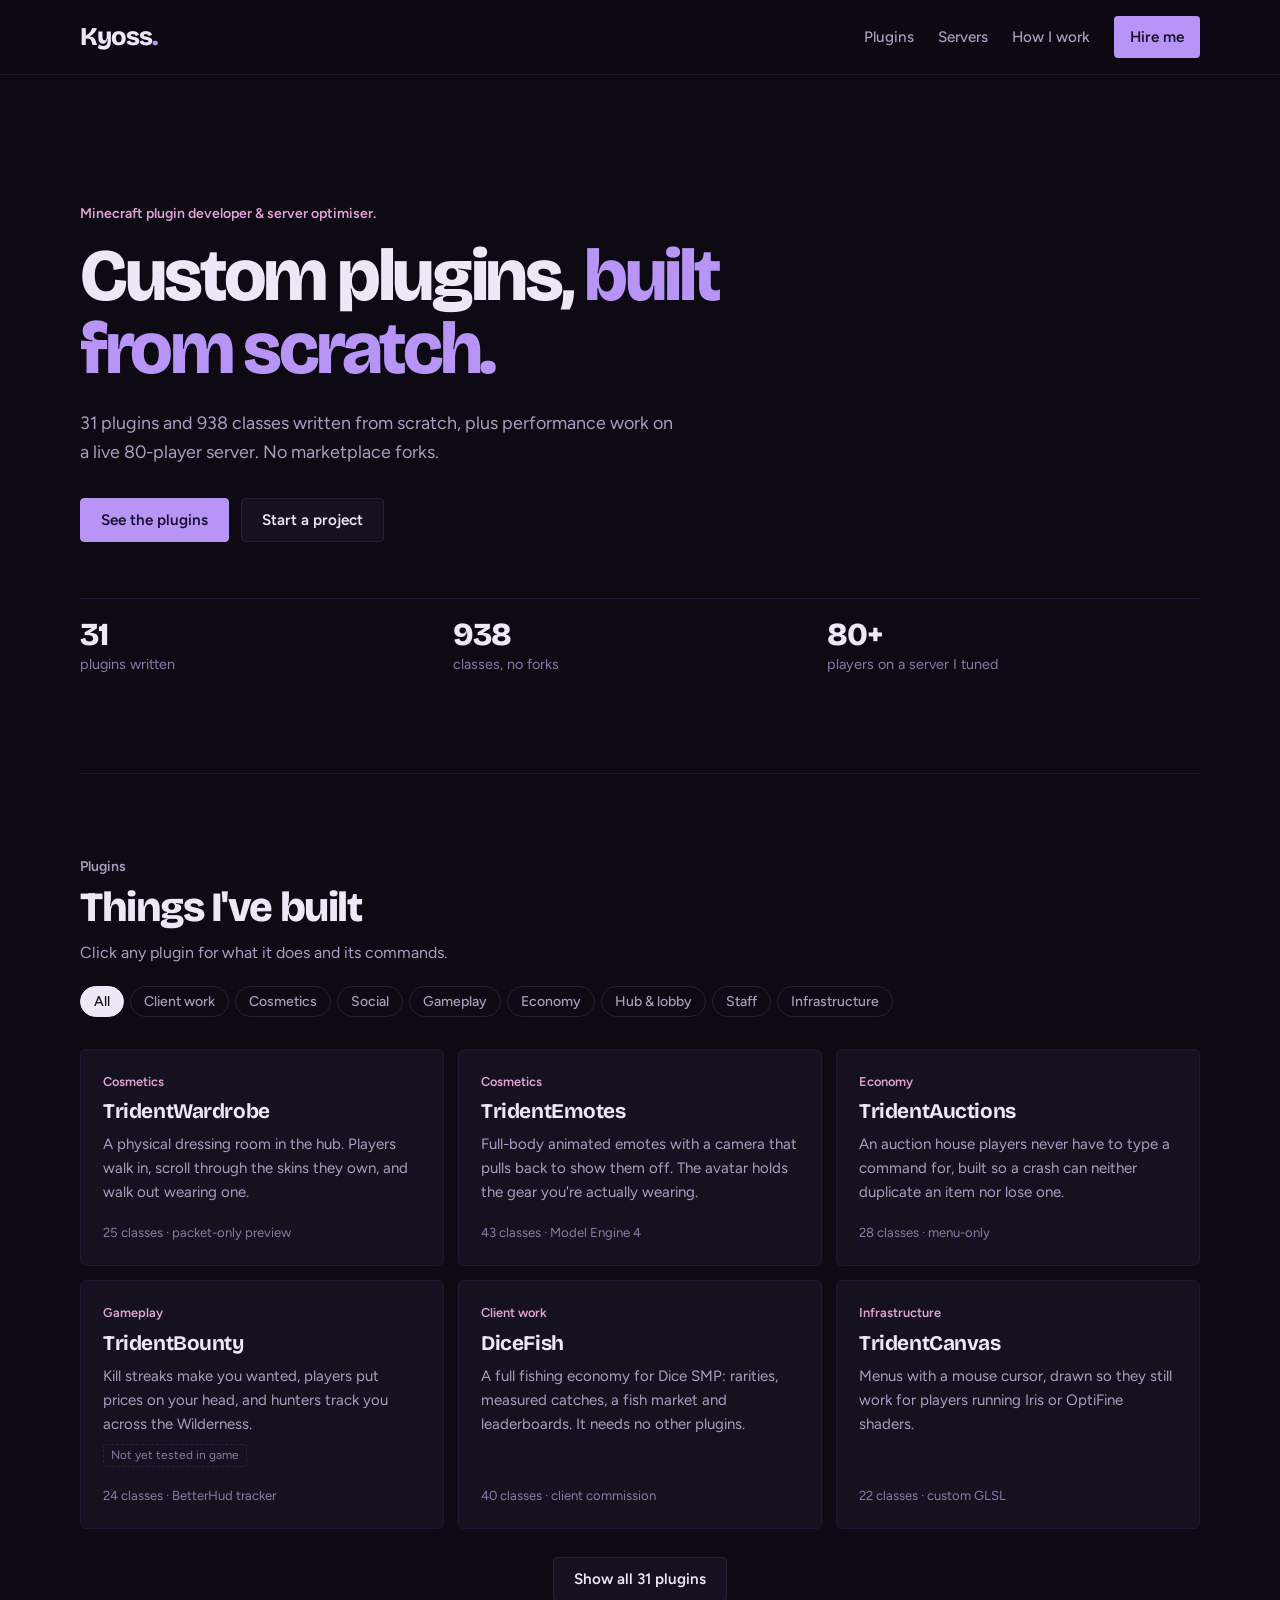
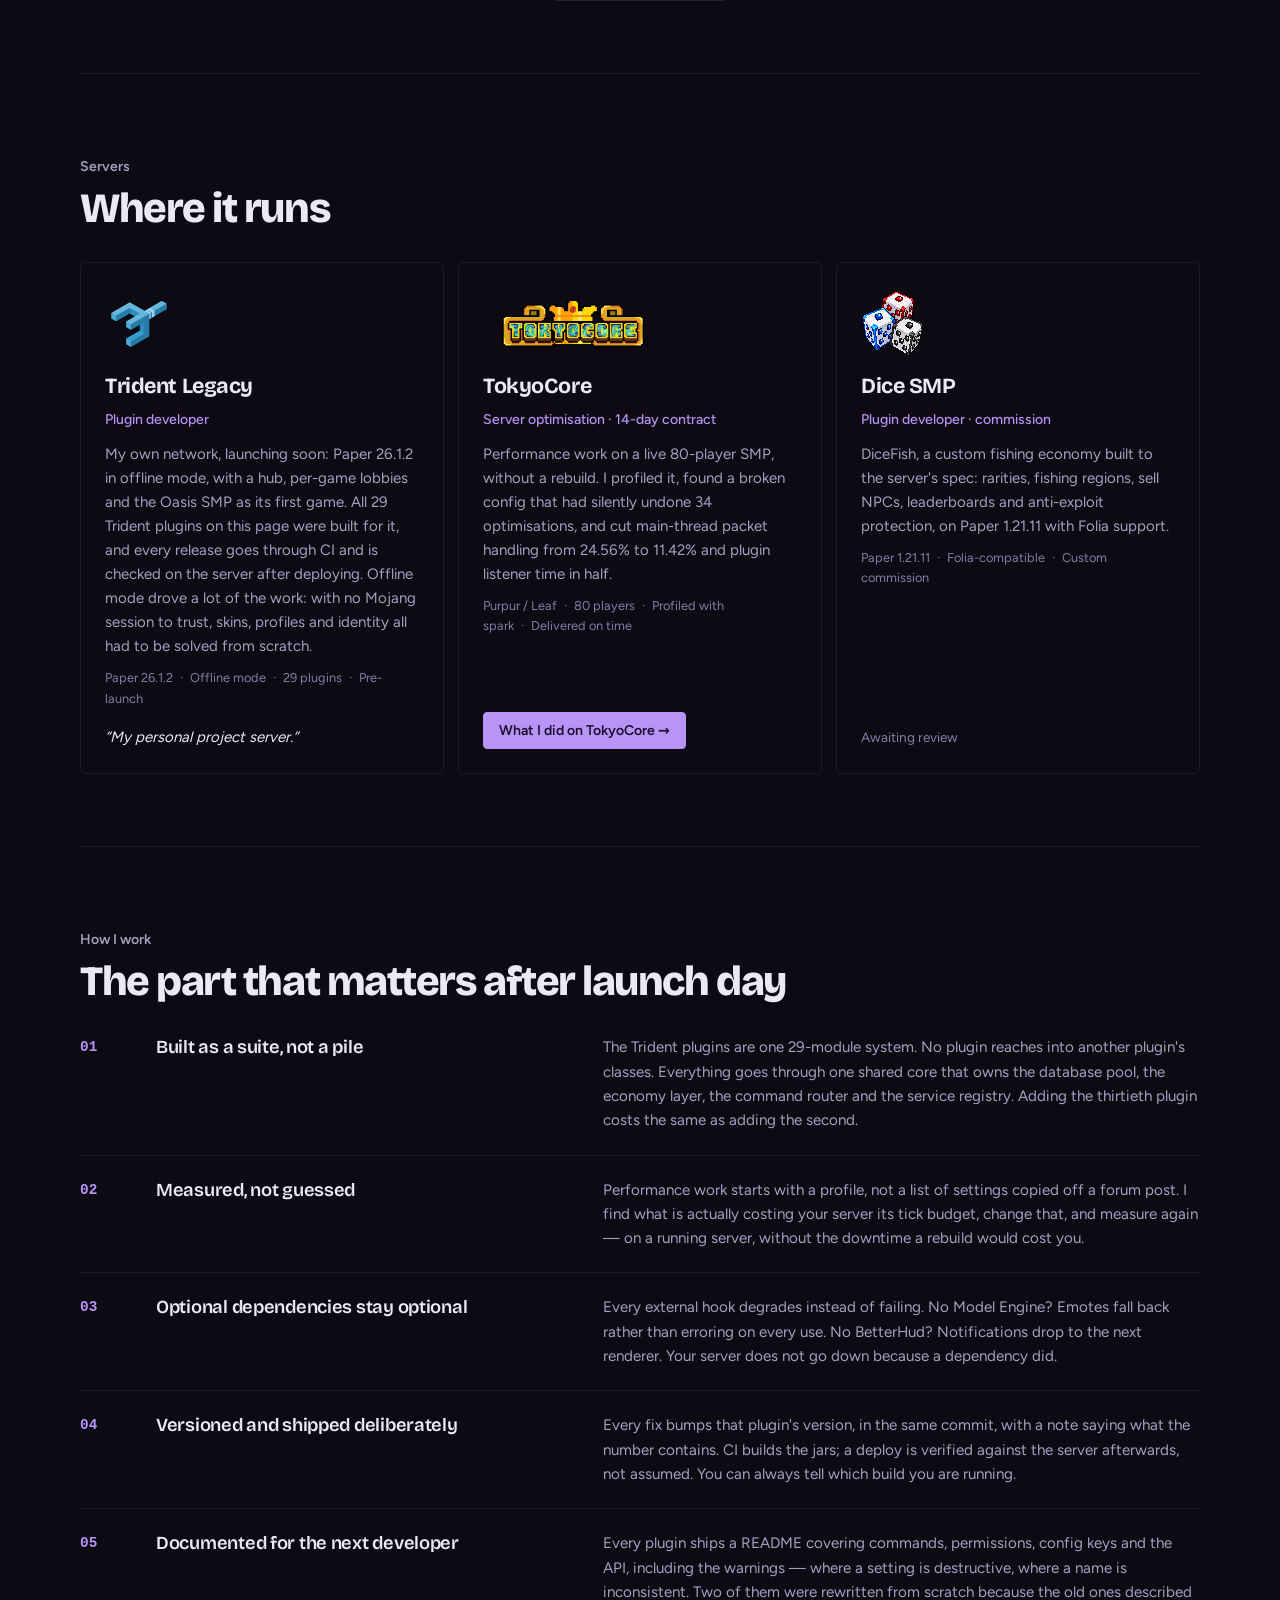
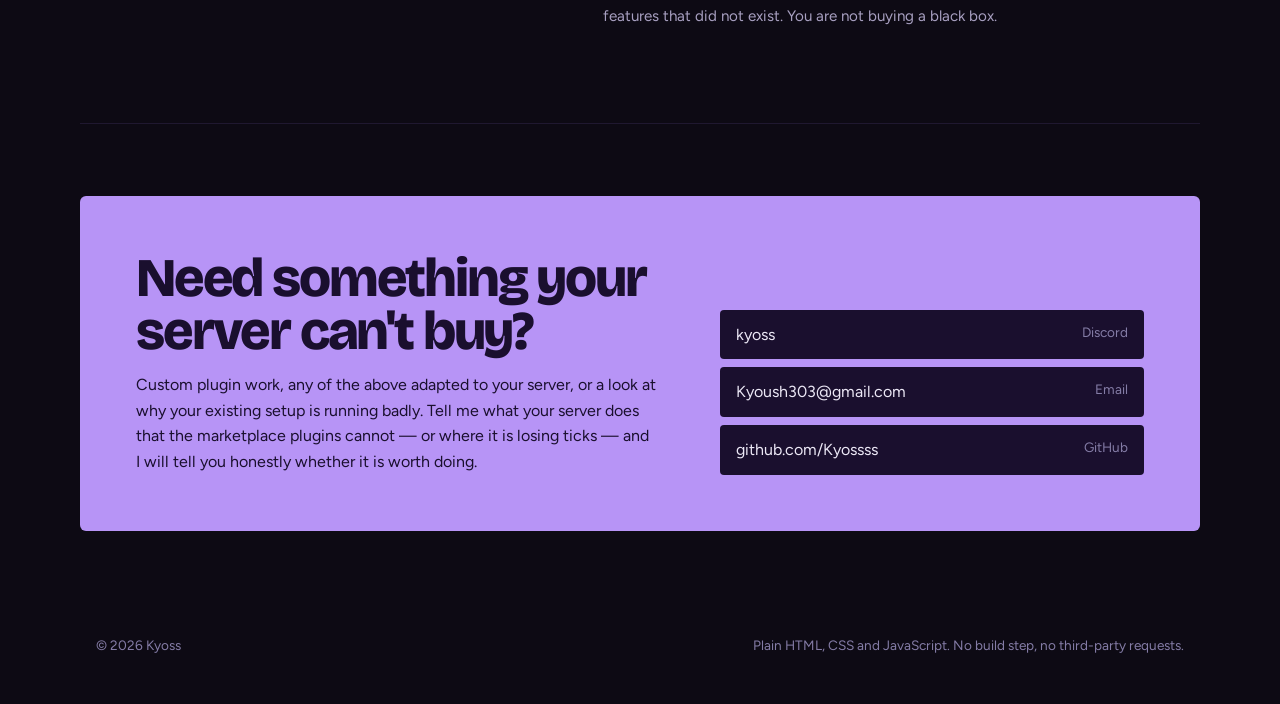
<file: index.html>
<!DOCTYPE html>
<html lang="en">
<head>
<meta charset="utf-8">
<meta name="viewport" content="width=device-width, initial-scale=1">
<title>Kyoss — Minecraft Server Development Services</title>
<meta name="description" content="Bespoke Paper plugin development and server performance optimisation for Minecraft networks. Thirty-one plugins written: skins, emotes, parties, land claims, auctions, bounties, staff tools and more.">
<meta property="og:title" content="Kyoss — Minecraft Server Development Services">
<meta property="og:description" content="Bespoke Paper plugin development and server performance optimisation. Thirty-one plugins written.">
<meta property="og:type" content="website">
<link rel="icon" href="assets/img/favicon.svg" type="image/svg+xml">
<link rel="preload" href="assets/fonts/bricolage-grotesque-latin.woff2" as="font" type="font/woff2" crossorigin>
<link rel="stylesheet" href="assets/css/style.css?v=2">
</head>
<body>

<a class="skip" href="#work">Skip to the plugins</a>

<div class="top">
  <header class="nav wrap">
    <a class="brand" href="#top"><span class="brand-name" data-site="handle">Kyoss</span></a>
    <nav aria-label="Sections">
      <a href="#work">Plugins</a>
      <a href="#servers">Servers</a>
      <a href="#approach">How I work</a>
      <a href="#contact" class="nav-cta">Hire me</a>
    </nav>
  </header>
</div>

<main id="top">
  <section class="intro wrap">
    <p class="eyebrow" data-site="role"></p>
    <h1>Custom plugins, <em>built from scratch.</em></h1>
    <p class="lead" id="bio"></p>
    <div class="hero-actions">
      <a class="btn btn-primary" href="#work">See the plugins</a>
      <a class="btn" href="#contact">Start a project</a>
    </div>
    <ul class="facts" id="facts"></ul>
  </section>

  <section class="part wrap" id="work">
    <div class="part-head">
      <div>
        <p class="eyebrow">Plugins</p>
        <h2>Things I've built</h2>
        <p>Click any plugin for what it does and its commands.</p>
      </div>
      <div class="chips" id="chips" role="group" aria-label="Filter by area"></div>
    </div>
    <div class="cards" id="cards"></div>
    <div class="more-row"><button class="btn" type="button" id="more" hidden></button></div>
  </section>

  <section class="part wrap" id="servers">
    <div class="part-head">
      <div>
        <p class="eyebrow">Servers</p>
        <h2>Where it runs</h2>
      </div>
    </div>
    <div class="servers" id="server-list"></div>
  </section>

  <section class="part wrap" id="approach">
    <div class="part-head">
      <div>
        <p class="eyebrow">How I work</p>
        <h2>The part that matters after launch day</h2>
      </div>
    </div>
    <ol class="steps" id="steps"></ol>
  </section>

  <section class="part wrap" id="contact">
    <div class="hire">
      <div>
        <h2 data-site="hireTitle"></h2>
        <p data-site="hireText"></p>
      </div>
      <ul id="hire-list"></ul>
    </div>
  </section>
</main>

<footer class="foot wrap home-foot">
  <p>&copy; <span id="year"></span> Kyoss</p>
  <p>Plain HTML, CSS and JavaScript. No build step, no third-party requests.</p>
</footer>

<div class="scrim" data-close></div>
<aside class="drawer" id="drawer" role="dialog" aria-modal="true" aria-labelledby="drawer-title" inert>
  <button class="x" type="button" data-close aria-label="Close">×</button>
  <div id="drawer-body"></div>
</aside>

<script src="assets/js/data.js?v=2"></script>
<script src="assets/js/main.js?v=2"></script>
</body>
</html>
</file>
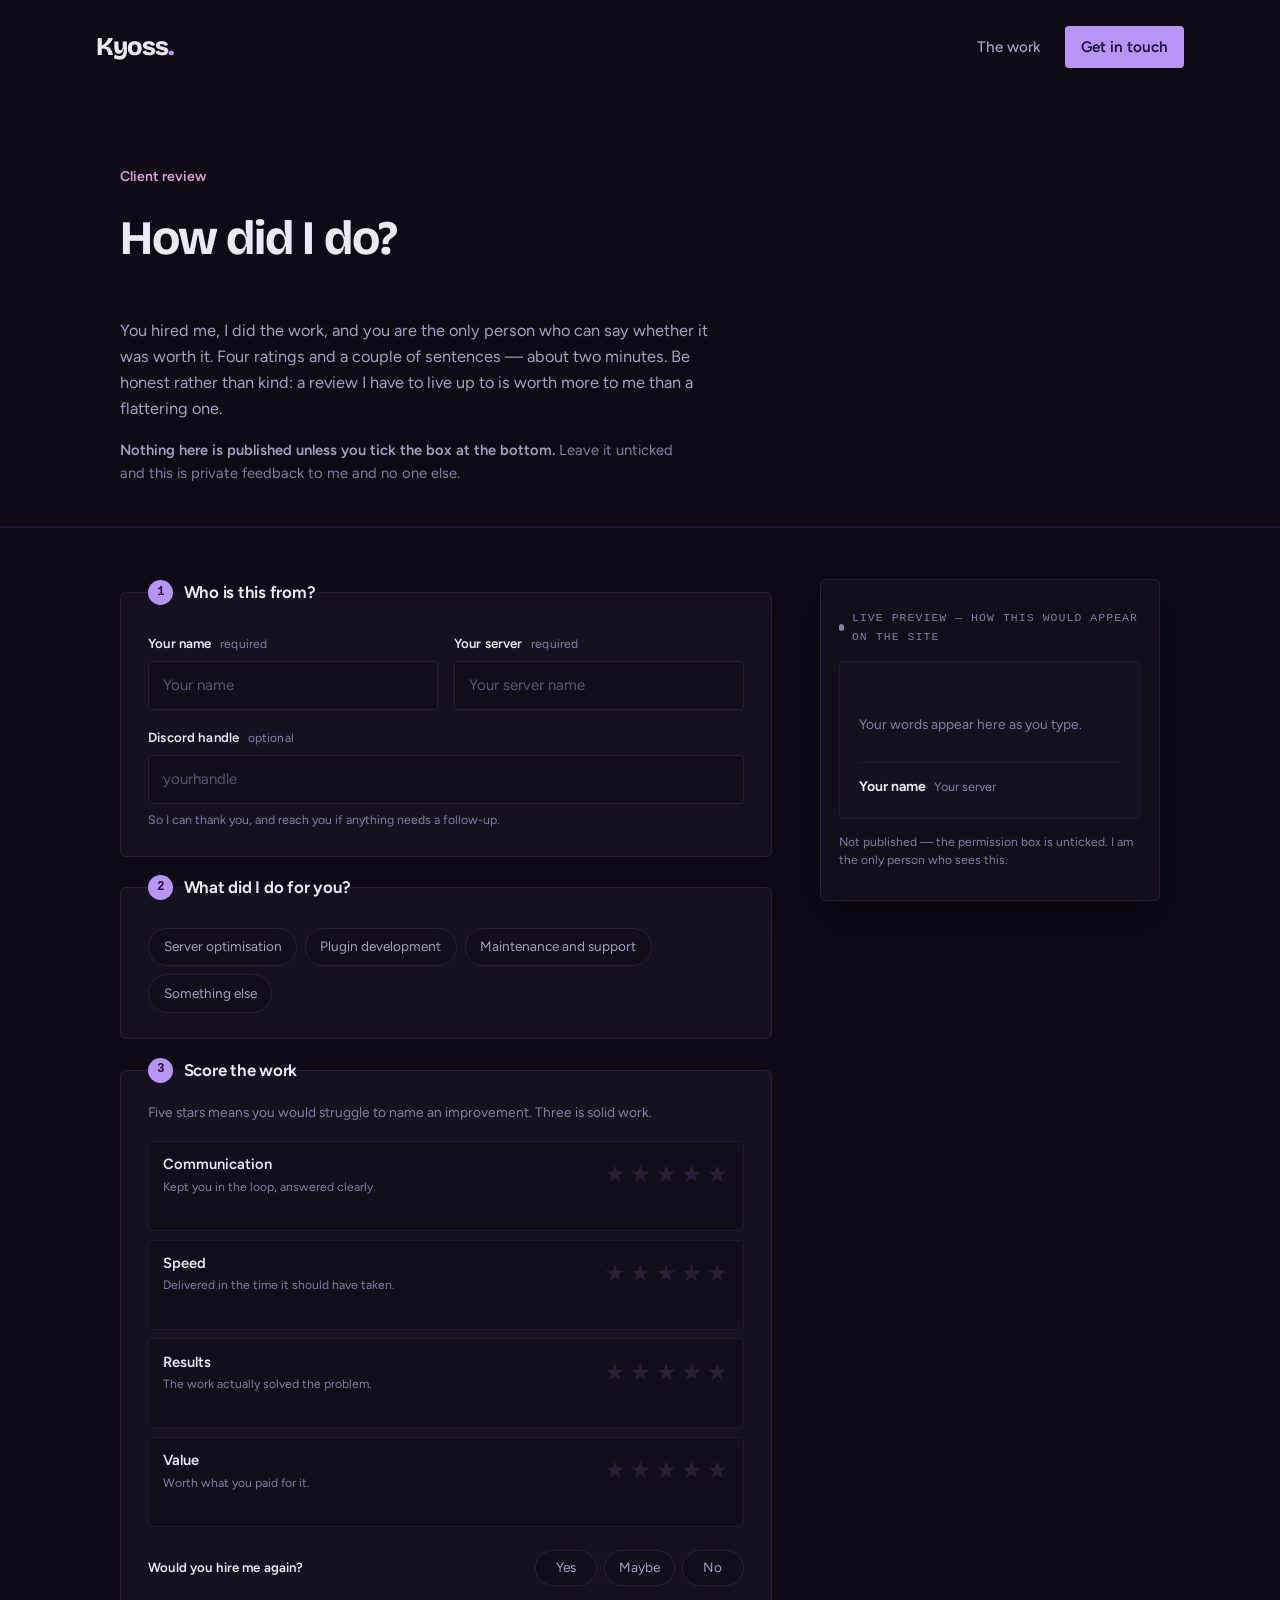
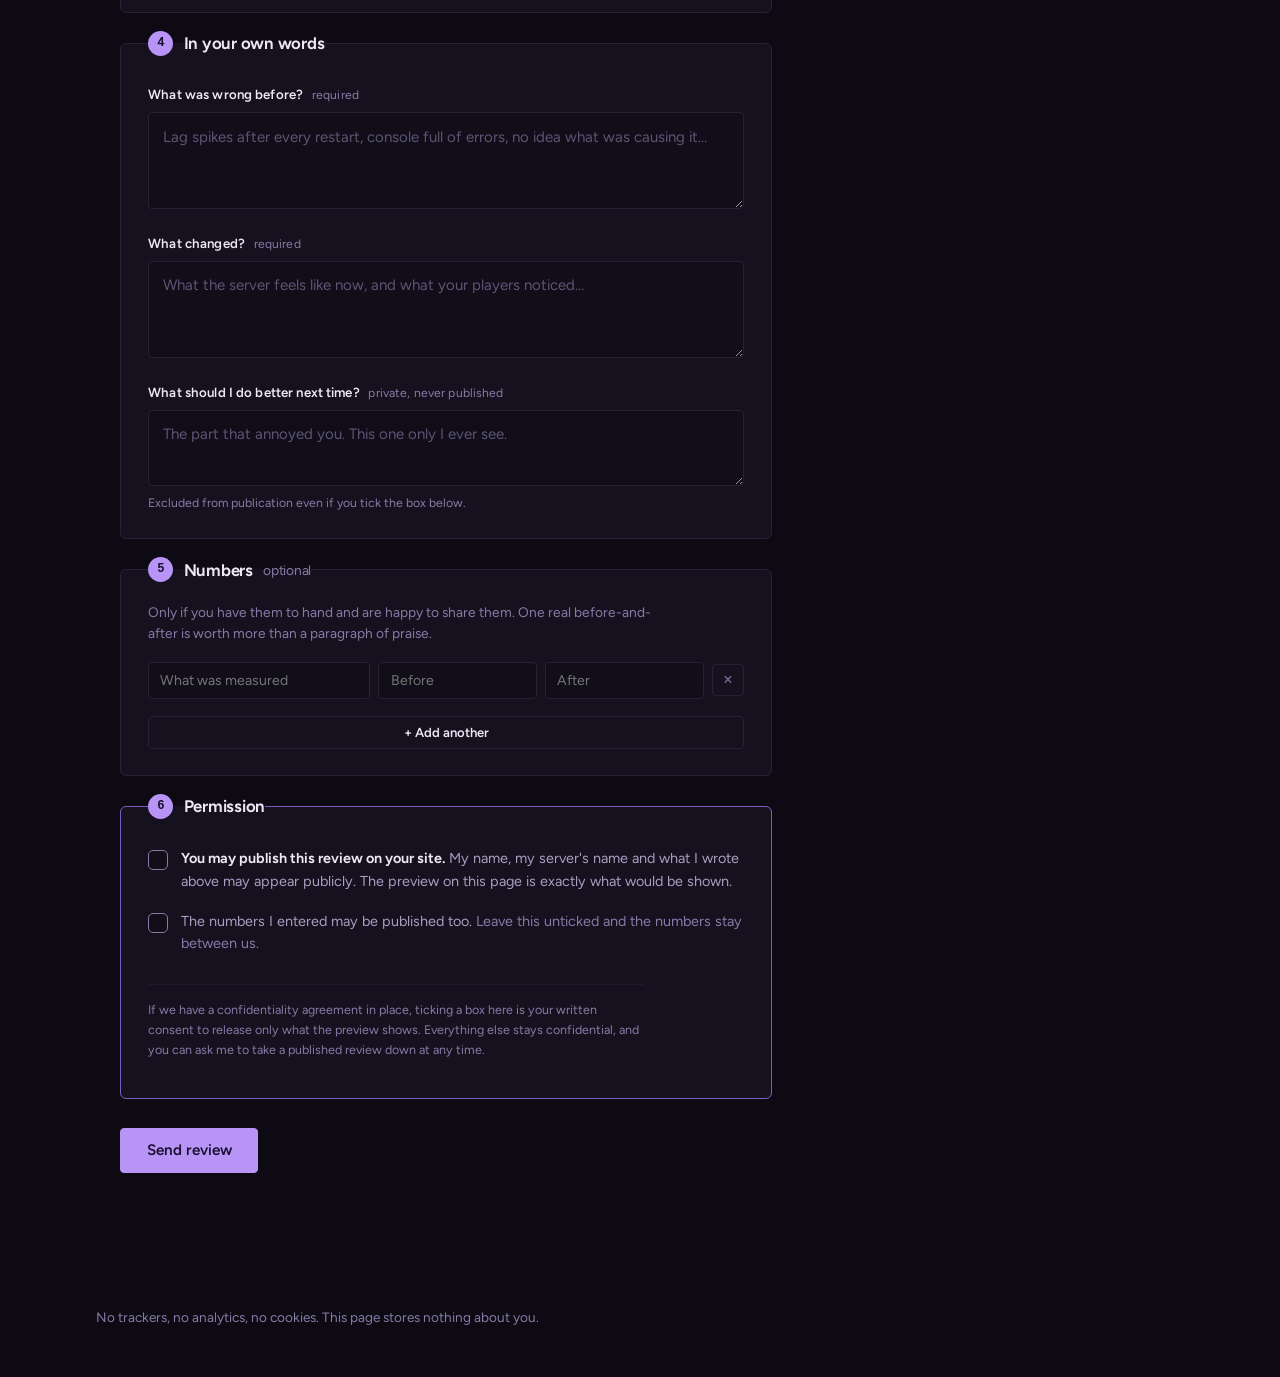
<file: review.html>
<!DOCTYPE html>
<html lang="en" data-theme="dark">
<head>
<meta charset="utf-8">
<meta name="viewport" content="width=device-width, initial-scale=1">
<title>Leave a review — Kyoss</title>
<meta name="description" content="Tell me how the work went. Two minutes, four ratings, nothing published without your say-so.">
<meta name="robots" content="noindex">
<link rel="icon" href="assets/img/favicon.svg" type="image/svg+xml">
<link rel="stylesheet" href="assets/css/style.css?v=2">
<link rel="stylesheet" href="assets/css/review.css?v=2">
</head>
<body>

<a class="skip" href="#form">Skip to the form</a>

<header class="nav">
  <a class="brand" href="index.html">
    <span class="brand-name" data-site="handle">Kyoss</span>
  </a>
  <nav>
    <a href="index.html">The work</a>
    <a href="index.html#contact" class="nav-cta">Get in touch</a>
  </nav>
</header>

<main id="top">

  <section class="rv-hero">
    <p class="eyebrow" id="rv-eyebrow">Client review</p>
    <h1 id="rv-title">How did I do?</h1>
    <p class="rv-lede">
      You hired me, I did the work, and you are the only person who can say whether it was
      worth it. Four ratings and a couple of sentences — about two minutes. Be honest rather
      than kind: a review I have to live up to is worth more to me than a flattering one.
    </p>
    <p class="rv-lede rv-lede-quiet">
      <strong>Nothing here is published unless you tick the box at the bottom.</strong>
      Leave it unticked and this is private feedback to me and no one else.
    </p>
  </section>

  <div class="rv-progress" aria-hidden="true"><span id="rv-bar"></span></div>

  <div class="rv-wrap" id="form">

    <form class="rv-form" id="rv-form" novalidate>

      <!-- 1. who -->
      <fieldset class="rv-block">
        <legend><span class="rv-step">1</span> Who is this from?</legend>

        <div class="rv-row">
          <label class="rv-field">
            <span class="rv-label">Your name <em>required</em></span>
            <input type="text" id="f-name" name="name" autocomplete="name" maxlength="80"
                   placeholder="Your name" required>
          </label>
          <label class="rv-field">
            <span class="rv-label">Your server <em>required</em></span>
            <input type="text" id="f-server" name="server" maxlength="80"
                   placeholder="Your server name" required>
          </label>
        </div>

        <label class="rv-field">
          <span class="rv-label">Discord handle <em>optional</em></span>
          <input type="text" id="f-discord" name="discord" maxlength="60" placeholder="yourhandle">
          <span class="rv-hint">So I can thank you, and reach you if anything needs a follow-up.</span>
        </label>
      </fieldset>

      <!-- 2. what -->
      <fieldset class="rv-block">
        <legend><span class="rv-step">2</span> What did I do for you?</legend>
        <div class="rv-chips" id="f-services" role="group" aria-label="Type of work">
          <label class="rv-chip"><input type="checkbox" name="service" value="Server optimisation"><span>Server optimisation</span></label>
          <label class="rv-chip"><input type="checkbox" name="service" value="Plugin development"><span>Plugin development</span></label>
          <label class="rv-chip"><input type="checkbox" name="service" value="Maintenance and support"><span>Maintenance and support</span></label>
          <label class="rv-chip"><input type="checkbox" name="service" value="Something else"><span>Something else</span></label>
        </div>
      </fieldset>

      <!-- 3. ratings -->
      <fieldset class="rv-block">
        <legend><span class="rv-step">3</span> Score the work</legend>
        <p class="rv-block-note">Five stars means you would struggle to name an improvement. Three is solid work.</p>
        <div id="f-ratings" class="rv-ratings"></div>

        <div class="rv-again">
          <span class="rv-label">Would you hire me again?</span>
          <div class="rv-seg" role="radiogroup" aria-label="Would you hire me again">
            <label><input type="radio" name="again" value="Yes"><span>Yes</span></label>
            <label><input type="radio" name="again" value="Maybe"><span>Maybe</span></label>
            <label><input type="radio" name="again" value="No"><span>No</span></label>
          </div>
        </div>
      </fieldset>

      <!-- 4. words -->
      <fieldset class="rv-block">
        <legend><span class="rv-step">4</span> In your own words</legend>

        <label class="rv-field">
          <span class="rv-label">What was wrong before? <em>required</em></span>
          <textarea id="f-before" name="before" rows="3" maxlength="600"
                    placeholder="Lag spikes after every restart, console full of errors, no idea what was causing it…" required></textarea>
          <span class="rv-count" data-count-for="f-before"></span>
        </label>

        <label class="rv-field">
          <span class="rv-label">What changed? <em>required</em></span>
          <textarea id="f-after" name="after" rows="3" maxlength="600"
                    placeholder="What the server feels like now, and what your players noticed…" required></textarea>
          <span class="rv-count" data-count-for="f-after"></span>
        </label>

        <label class="rv-field">
          <span class="rv-label">What should I do better next time? <em>private, never published</em></span>
          <textarea id="f-improve" name="improve" rows="2" maxlength="600"
                    placeholder="The part that annoyed you. This one only I ever see."></textarea>
          <span class="rv-hint">Excluded from publication even if you tick the box below.</span>
        </label>
      </fieldset>

      <!-- 5. numbers -->
      <fieldset class="rv-block">
        <legend><span class="rv-step">5</span> Numbers <em class="rv-opt">optional</em></legend>
        <p class="rv-block-note">
          Only if you have them to hand and are happy to share them. One real
          before-and-after is worth more than a paragraph of praise.
        </p>
        <div id="f-metrics" class="rv-metrics"></div>
        <button type="button" class="btn rv-add" id="rv-add-metric">+ Add another</button>
      </fieldset>

      <!-- 6. permission -->
      <fieldset class="rv-block rv-block-permission">
        <legend><span class="rv-step">6</span> Permission</legend>

        <label class="rv-check">
          <input type="checkbox" id="f-publish" name="publish">
          <span>
            <b>You may publish this review on your site.</b>
            My name, my server's name and what I wrote above may appear publicly. The preview
            on this page is exactly what would be shown.
          </span>
        </label>

        <label class="rv-check" id="f-publish-numbers-wrap" hidden>
          <input type="checkbox" id="f-publish-numbers" name="publishNumbers">
          <span>
            The numbers I entered may be published too.
            <em>Leave this unticked and the numbers stay between us.</em>
          </span>
        </label>

        <p class="rv-legal">
          If we have a confidentiality agreement in place, ticking a box here is your written
          consent to release only what the preview shows. Everything else stays confidential,
          and you can ask me to take a published review down at any time.
        </p>
      </fieldset>

      <div class="rv-submit">
        <div id="rv-turnstile"></div>
        <button type="submit" class="btn btn-primary" id="rv-send">Send review</button>
        <p class="rv-status" id="rv-status" role="status"></p>
      </div>

    </form>

    <!-- live preview -->
    <aside class="rv-preview" aria-label="Preview of your review">
      <div class="rv-preview-inner">
        <p class="rv-preview-head">
          <span class="rv-dot" aria-hidden="true"></span>
          Live preview — how this would appear on the site
        </p>

        <article class="rv-card" id="rv-card">
          <div class="rv-card-stars" id="pv-stars" aria-hidden="true"></div>
          <blockquote class="rv-card-quote" id="pv-quote">Your words appear here as you type.</blockquote>
          <ul class="rv-card-metrics" id="pv-metrics"></ul>
          <footer class="rv-card-by">
            <b id="pv-name">Your name</b>
            <span id="pv-server">Your server</span>
          </footer>
        </article>

        <p class="rv-preview-foot" id="pv-foot">
          Not published — the permission box is unticked.
        </p>
      </div>
    </aside>

  </div>

  <section class="rv-done" id="rv-done" hidden>
    <div class="rv-done-mark" aria-hidden="true">◆</div>
    <h2 id="rv-done-title">Thank you.</h2>
    <p id="rv-done-body"></p>
    <a class="btn" href="index.html">Back to the portfolio</a>
  </section>

</main>

<footer class="foot">
  <p>No trackers, no analytics, no cookies. This page stores nothing about you.</p>
</footer>

<script src="assets/js/data.js?v=2"></script>
<script src="assets/js/review.js?v=2"></script>
</body>
</html>
</file>
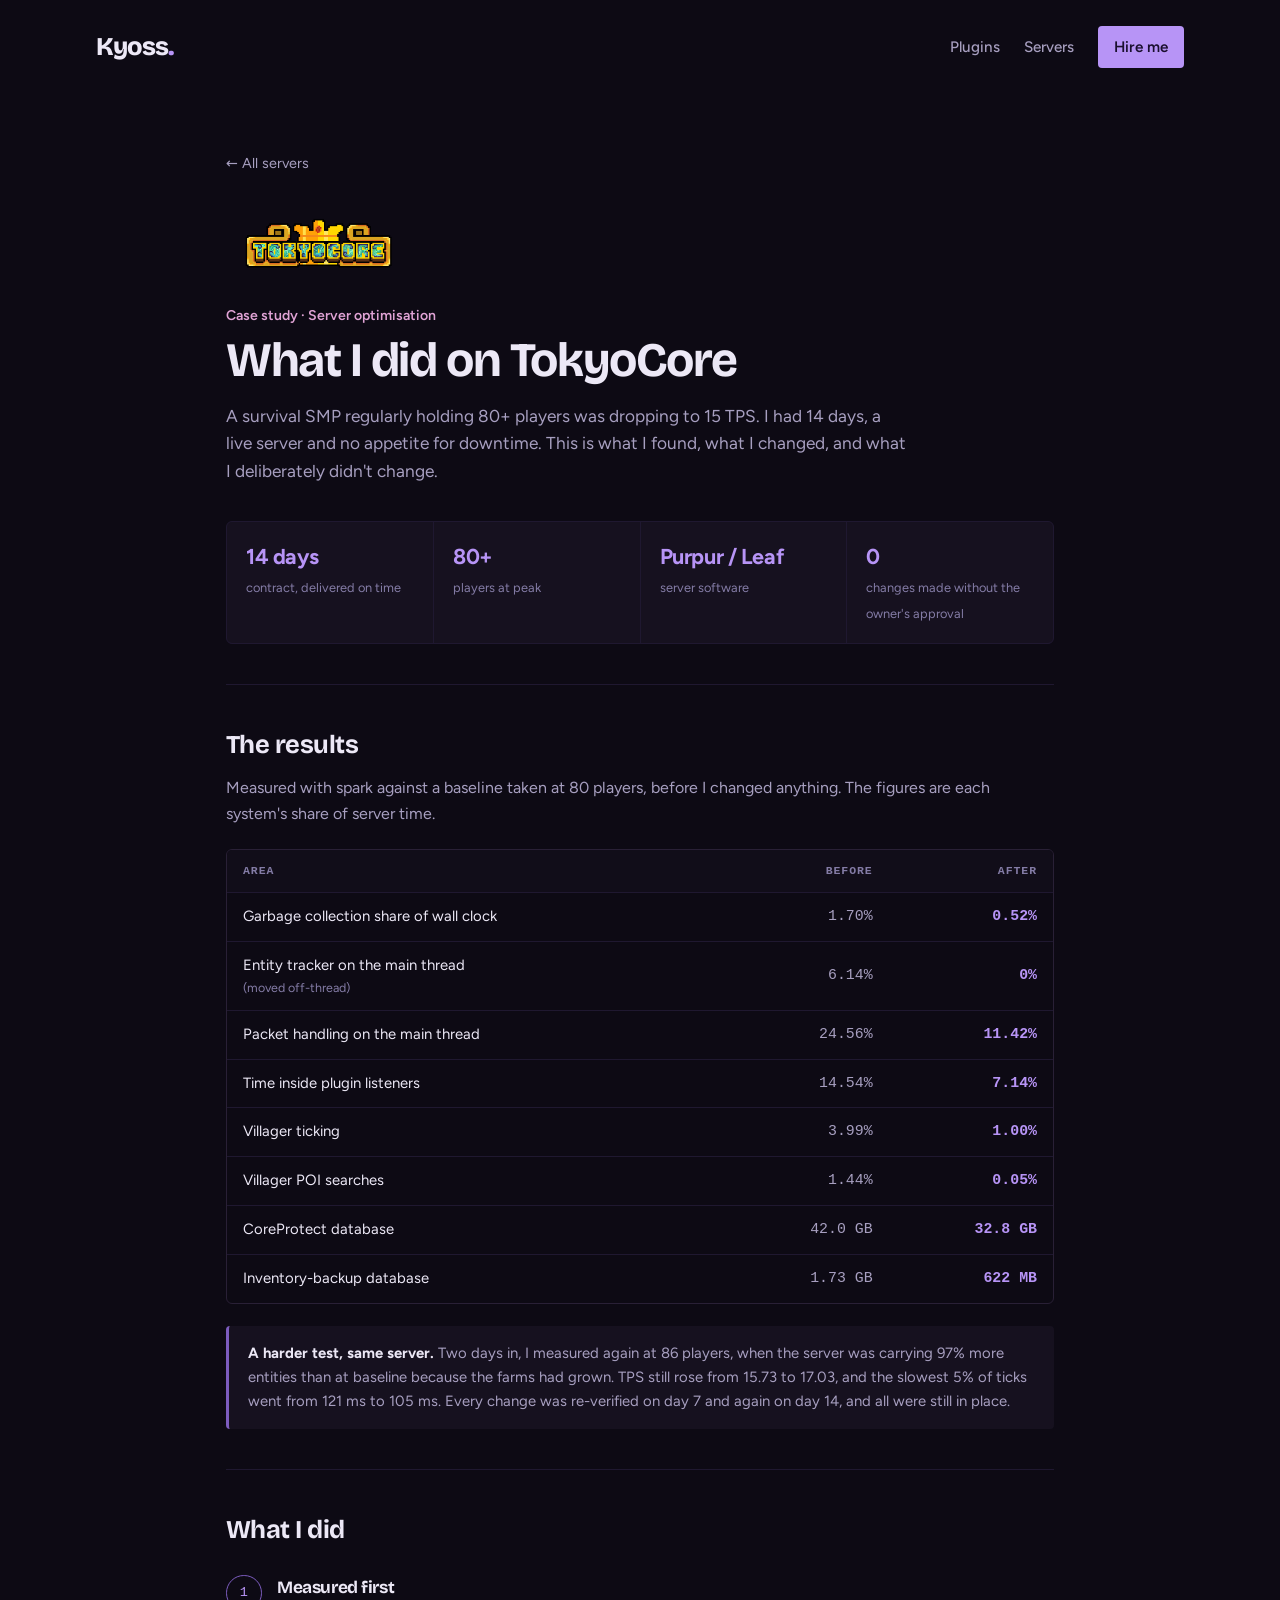
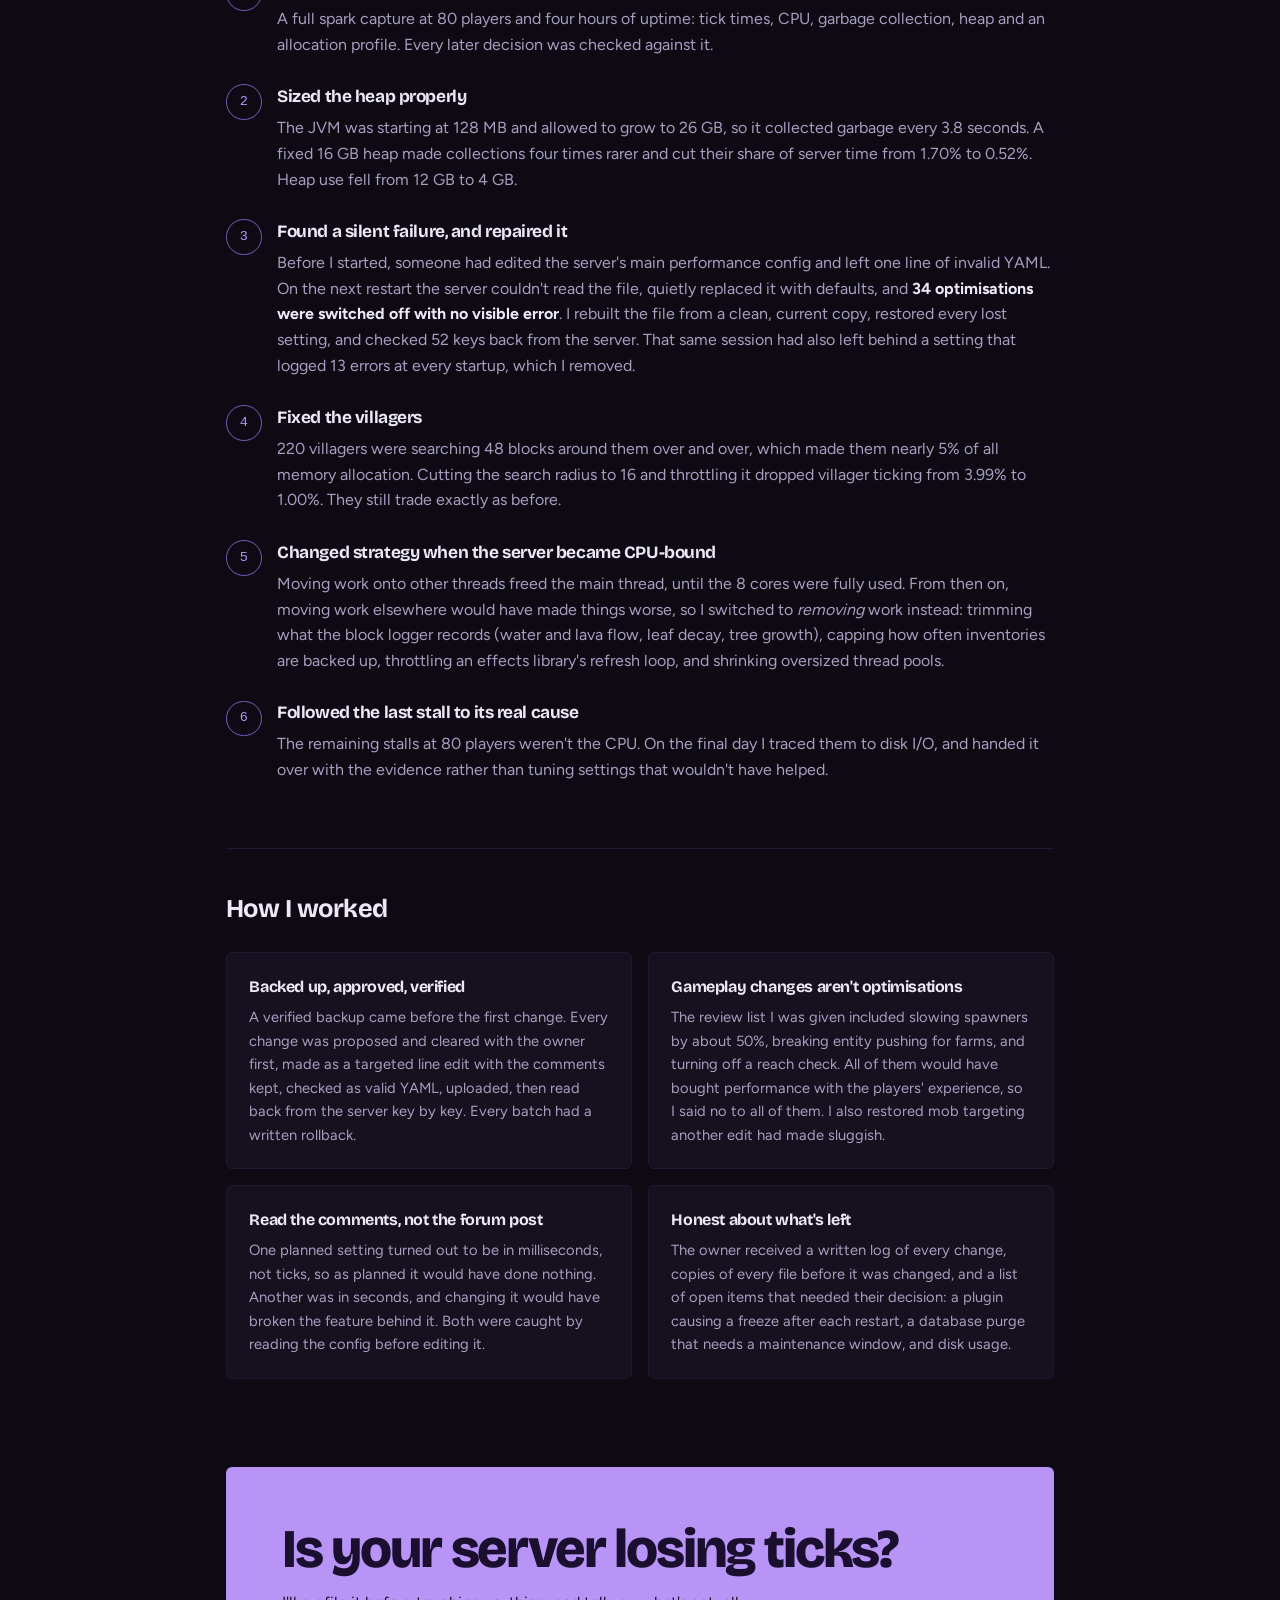
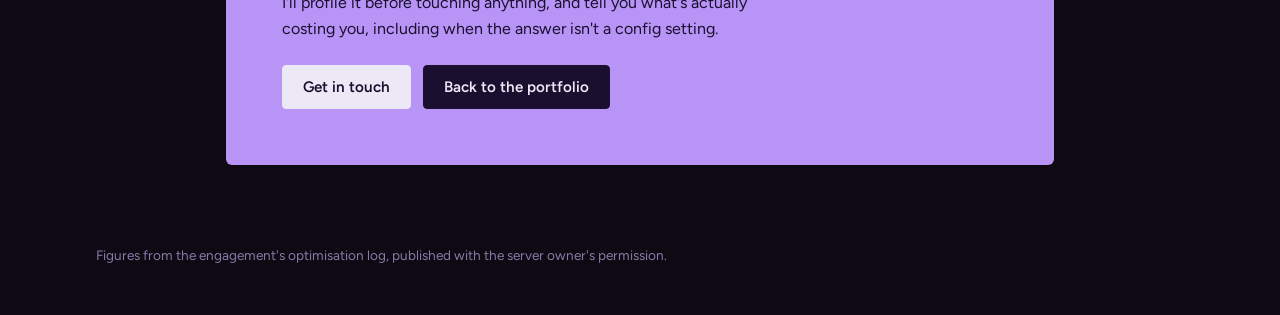
<file: tokyocore.html>
<!DOCTYPE html>
<html lang="en" data-theme="dark">
<head>
<meta charset="utf-8">
<meta name="viewport" content="width=device-width, initial-scale=1">
<title>TokyoCore Optimisation — Kyoss</title>
<meta name="description" content="How a live 80-player SMP got its tick budget back in 14 days: profiling, a repaired config that had silently undone 34 optimisations, and measured before-and-after results.">
<link rel="icon" href="assets/img/favicon.svg" type="image/svg+xml">
<link rel="stylesheet" href="assets/css/style.css?v=2">
<link rel="stylesheet" href="assets/css/case.css?v=2">
</head>
<body>

<header class="nav">
  <a class="brand" href="index.html">
    <span class="brand-name">Kyoss</span>
  </a>
  <nav>
    <a href="index.html#work">Plugins</a>
    <a href="index.html#servers">Servers</a>
    <a href="index.html#contact" class="nav-cta">Hire me</a>
  </nav>
</header>

<main class="case">

  <section class="case-hero">
    <a class="case-back" href="index.html#servers">← All servers</a>
    <img class="case-logo" src="assets/img/servers/tokyocore.png" alt="TokyoCore logo">
    <p class="eyebrow">Case study · Server optimisation</p>
    <h1>What I did on TokyoCore</h1>
    <p class="case-lede">
      A survival SMP regularly holding 80+ players was dropping to 15 TPS. I had 14 days, a
      live server and no appetite for downtime. This is what I found, what I changed, and what
      I deliberately didn't change.
    </p>
    <ul class="case-facts">
      <li><b>14 days</b><span>contract, delivered on time</span></li>
      <li><b>80+</b><span>players at peak</span></li>
      <li><b>Purpur / Leaf</b><span>server software</span></li>
      <li><b>0</b><span>changes made without the owner's approval</span></li>
    </ul>
  </section>

  <section class="case-section">
    <h2>The results</h2>
    <p class="case-intro">
      Measured with spark against a baseline taken at 80 players, before I changed anything.
      The figures are each system's share of server time.
    </p>
    <div class="case-table-wrap">
      <table class="case-table">
        <thead><tr><th>Area</th><th>Before</th><th>After</th></tr></thead>
        <tbody>
          <tr><td>Garbage collection share of wall clock</td><td>1.70%</td><td class="win">0.52%</td></tr>
          <tr><td>Entity tracker on the main thread <small>(moved off-thread)</small></td><td>6.14%</td><td class="win">0%</td></tr>
          <tr><td>Packet handling on the main thread</td><td>24.56%</td><td class="win">11.42%</td></tr>
          <tr><td>Time inside plugin listeners</td><td>14.54%</td><td class="win">7.14%</td></tr>
          <tr><td>Villager ticking</td><td>3.99%</td><td class="win">1.00%</td></tr>
          <tr><td>Villager POI searches</td><td>1.44%</td><td class="win">0.05%</td></tr>
          <tr><td>CoreProtect database</td><td>42.0 GB</td><td class="win">32.8 GB</td></tr>
          <tr><td>Inventory-backup database</td><td>1.73 GB</td><td class="win">622 MB</td></tr>
        </tbody>
      </table>
    </div>
    <p class="case-aside">
      <b>A harder test, same server.</b> Two days in, I measured again at 86 players, when the
      server was carrying 97% more entities than at baseline because the farms had grown. TPS
      still rose from 15.73 to 17.03, and the slowest 5% of ticks went from 121 ms to 105 ms.
      Every change was re-verified on day 7 and again on day 14, and all were still in place.
    </p>
  </section>

  <section class="case-section">
    <h2>What I did</h2>
    <ol class="case-steps">
      <li>
        <h3>Measured first</h3>
        <p>
          A full spark capture at 80 players and four hours of uptime: tick times, CPU,
          garbage collection, heap and an allocation profile. Every later decision was checked
          against it.
        </p>
      </li>
      <li>
        <h3>Sized the heap properly</h3>
        <p>
          The JVM was starting at 128 MB and allowed to grow to 26 GB, so it collected garbage
          every 3.8 seconds. A fixed 16 GB heap made collections four times rarer and cut their
          share of server time from 1.70% to 0.52%. Heap use fell from 12 GB to 4 GB.
        </p>
      </li>
      <li>
        <h3>Found a silent failure, and repaired it</h3>
        <p>
          Before I started, someone had edited the server's main performance config and left
          one line of invalid YAML. On the next restart the server couldn't read the file,
          quietly replaced it with defaults, and <strong>34 optimisations were switched off
          with no visible error</strong>. I rebuilt the file from a clean, current copy,
          restored every lost setting, and checked 52 keys back from the server. That same
          session had also left behind a setting that logged 13 errors at every startup, which
          I removed.
        </p>
      </li>
      <li>
        <h3>Fixed the villagers</h3>
        <p>
          220 villagers were searching 48 blocks around them over and over, which made them
          nearly 5% of all memory allocation. Cutting the search radius to 16 and throttling it
          dropped villager ticking from 3.99% to 1.00%. They still trade exactly as before.
        </p>
      </li>
      <li>
        <h3>Changed strategy when the server became CPU-bound</h3>
        <p>
          Moving work onto other threads freed the main thread, until the 8 cores were fully
          used. From then on, moving work elsewhere would have made things worse, so I switched
          to <em>removing</em> work instead: trimming what the block logger records (water and
          lava flow, leaf decay, tree growth), capping how often inventories are backed up,
          throttling an effects library's refresh loop, and shrinking oversized thread pools.
        </p>
      </li>
      <li>
        <h3>Followed the last stall to its real cause</h3>
        <p>
          The remaining stalls at 80 players weren't the CPU. On the final day I traced them
          to disk I/O, and handed it over with the evidence rather than tuning settings that
          wouldn't have helped.
        </p>
      </li>
    </ol>
  </section>

  <section class="case-section">
    <h2>How I worked</h2>
    <div class="case-grid">
      <article>
        <h3>Backed up, approved, verified</h3>
        <p>
          A verified backup came before the first change. Every change was proposed and cleared
          with the owner first, made as a targeted line edit with the comments kept, checked as
          valid YAML, uploaded, then read back from the server key by key. Every batch had a
          written rollback.
        </p>
      </article>
      <article>
        <h3>Gameplay changes aren't optimisations</h3>
        <p>
          The review list I was given included slowing spawners by about 50%, breaking entity
          pushing for farms, and turning off a reach check. All of them would have bought
          performance with the players' experience, so I said no to all of them. I also
          restored mob targeting another edit had made sluggish.
        </p>
      </article>
      <article>
        <h3>Read the comments, not the forum post</h3>
        <p>
          One planned setting turned out to be in milliseconds, not ticks, so as planned it
          would have done nothing. Another was in seconds, and changing it would have broken
          the feature behind it. Both were caught by reading the config before editing it.
        </p>
      </article>
      <article>
        <h3>Honest about what's left</h3>
        <p>
          The owner received a written log of every change, copies of every file before it was
          changed, and a list of open items that needed their decision: a plugin causing a
          freeze after each restart, a database purge that needs a maintenance window, and
          disk usage.
        </p>
      </article>
    </div>
  </section>

  <section class="section">
    <div class="contact-card">
      <h2>Is your server losing ticks?</h2>
      <p>
        I'll profile it before touching anything, and tell you what's actually costing you,
        including when the answer isn't a config setting.
      </p>
      <div class="hero-actions">
        <a class="btn btn-primary" href="index.html#contact">Get in touch</a>
        <a class="btn" href="index.html#servers">Back to the portfolio</a>
      </div>
    </div>
  </section>

</main>

<footer class="foot">
  <p>Figures from the engagement's optimisation log, published with the server owner's permission.</p>
</footer>

</body>
</html>
</file>
<file: assets/css/style.css>
/* ============================================================
   Kyoss — portfolio
   Design tokens first. Everything below reads from them, and so do
   review.css and case.css, so keep the token names.
   ============================================================ */

/* Self-hosted, so the site makes no third-party requests. Both SIL OFL 1.1. */
@font-face {
  font-family: "Bricolage Grotesque";
  src: url("../fonts/bricolage-grotesque-latin.woff2") format("woff2");
  font-weight: 200 800;
  font-stretch: 75% 100%;
  font-display: swap;
}
@font-face {
  font-family: "Figtree";
  src: url("../fonts/figtree-latin.woff2") format("woff2");
  font-weight: 300 900;
  font-display: swap;
}

:root {
  --ink:        #ece8f6;
  --ink-soft:   #a79fc0;
  --ink-faint:  #847ca6;

  --bg:         #0d0a14;
  --bg-raise:   #16111f;
  --bg-alt:     #110d19;
  --line:       #292036;
  --line-soft:  #1f1830;

  --accent:     #b794f6;
  --accent-dim: #7c5cbf;
  --accent-ink: #1a0f2e;
  --gold:       #e0a3d5;

  --radius:     6px;
  --radius-sm:  4px;
  --maxw:       1120px;
  --side:       380px;

  --display: "Bricolage Grotesque", ui-sans-serif, system-ui, sans-serif;
  --font:    "Figtree", ui-sans-serif, system-ui, -apple-system, "Segoe UI", sans-serif;
  --mono:    ui-monospace, "SF Mono", "Cascadia Mono", Menlo, Consolas, monospace;

  --shadow: 0 18px 48px rgba(0, 0, 0, .45);
}

* { box-sizing: border-box; }
html { scroll-behavior: smooth; }
@media (prefers-reduced-motion: reduce) {
  html { scroll-behavior: auto; }
  * { animation: none !important; transition: none !important; }
}
body {
  margin: 0;
  background: var(--bg);
  color: var(--ink);
  font: 400 16px/1.6 var(--font);
  -webkit-font-smoothing: antialiased;
}
body.locked { overflow: hidden; }
a { color: inherit; }
h1, h2, h3 { font-family: var(--display); letter-spacing: -.025em; }
::selection { background: var(--accent); color: var(--accent-ink); }
:focus-visible { outline: 2px solid var(--accent); outline-offset: 3px; }

.skip {
  position: absolute; left: 16px; top: -60px; z-index: 50;
  background: var(--accent); color: var(--accent-ink);
  padding: 10px 16px; border-radius: var(--radius-sm); font-weight: 600; text-decoration: none;
}
.skip:focus { top: 16px; }

/* ============================================================
   Shared page chrome — used by tokyocore.html and review.html
   ============================================================ */

.nav {
  position: relative; z-index: 2;
  display: flex; justify-content: space-between; align-items: center; gap: 16px;
  max-width: var(--maxw); margin: 0 auto;
  padding: 26px 16px;
}
.brand { text-decoration: none; display: inline-flex; align-items: baseline; }
.brand-mark { display: none; }
.brand-name { font: 800 1.6rem/1 var(--display); letter-spacing: -.04em; }
.brand-name::after { content: "."; color: var(--accent); }
.nav nav { display: flex; align-items: center; gap: 24px; font-size: .95rem; font-weight: 500; }
.nav nav a { text-decoration: none; color: var(--ink-soft); }
.nav nav a:hover { color: var(--ink); }
.nav nav .nav-cta {
  color: var(--accent-ink); background: var(--accent);
  padding: 9px 16px; border-radius: var(--radius-sm); font-weight: 600;
}
.nav nav .nav-cta:hover { background: #cbb0fb; color: var(--accent-ink); }

.btn {
  display: inline-flex; align-items: center; justify-content: center; gap: 8px;
  padding: 12px 20px;
  border: 1px solid var(--line); border-radius: var(--radius-sm);
  background: var(--bg-raise); color: var(--ink);
  font: 600 .95rem var(--font); text-decoration: none; cursor: pointer;
  transition: border-color .2s, background .2s;
}
.btn:hover { border-color: var(--accent-dim); }
.btn-primary { background: var(--accent); border-color: var(--accent); color: var(--accent-ink); }
.btn-primary:hover { background: #cbb0fb; border-color: #cbb0fb; }
.btn-small { padding: 9px 15px; font-size: .88rem; }
.hero-actions { display: flex; flex-wrap: wrap; gap: 12px; margin-top: 24px; }

.eyebrow { margin: 0; color: var(--gold); font-weight: 600; font-size: .88rem; }

.section { max-width: var(--maxw); margin: 0 auto; padding: 48px 16px; }

/* the accent closing panel, on every page */
.contact-card, .hire {
  background: var(--accent); color: var(--accent-ink);
  border-radius: var(--radius);
  padding: clamp(28px, 5vw, 56px);
}
.contact-card h2, .hire h2 {
  font: 800 clamp(2rem, 4.5vw, 3.4rem)/.98 var(--display); letter-spacing: -.04em; margin: 0;
}
.contact-card p, .hire p { margin: 14px 0 0; max-width: 52ch; }
.contact-card .btn { background: var(--accent-ink); border-color: var(--accent-ink); color: var(--ink); }
.contact-card .btn:hover { background: #2a1a47; }
.contact-card .btn-primary { background: var(--ink); border-color: var(--ink); color: var(--accent-ink); }
.contact-card .btn-primary:hover { background: #fff; }

.foot {
  max-width: var(--maxw); margin: 0 auto; padding: 32px 16px 48px;
  color: var(--ink-faint); font-size: .85rem;
}
.foot p { margin: 0; }

/* ============================================================
   index.html — one column of sections, each doing one job:
   intro, plugins, servers, how I work, contact.
   ============================================================ */

.wrap { width: min(var(--maxw), 100% - 32px); margin-inline: auto; }

/* the nav sticks, so the sections are always one click away */
.top {
  position: sticky; top: 0; z-index: 10;
  background: rgba(13, 10, 20, .86); backdrop-filter: blur(10px);
  border-bottom: 1px solid var(--line-soft);
}
.top .nav { padding: 16px 0; max-width: none; }

/* ---------- intro ---------- */
.intro { padding: clamp(64px, 12vw, 128px) 0 clamp(56px, 9vw, 96px); }
.intro h1 {
  font: 800 clamp(2.6rem, 6.5vw, 4.6rem)/1 var(--display); letter-spacing: -.045em;
  margin: 14px 0 0; max-width: 16ch;
}
.intro h1 em { font-style: normal; color: var(--accent); }
.intro .lead { color: var(--ink-soft); font-size: 1.12rem; max-width: 54ch; margin: 22px 0 0; }
.intro .hero-actions { margin-top: 32px; }

.facts {
  list-style: none; margin: 56px 0 0; padding: 0;
  display: grid; grid-template-columns: repeat(3, minmax(0, 1fr));
  border-top: 1px solid var(--line-soft);
}
.facts li { padding: 20px 20px 0 0; }
.facts b { display: block; font: 800 2rem/1 var(--display); letter-spacing: -.03em; }
.facts span { color: var(--ink-faint); font-size: .9rem; }

/* ---------- sections ---------- */
.part { padding: 72px 0; border-top: 1px solid var(--line-soft); scroll-margin-top: 64px; }
.part-head { display: flex; flex-wrap: wrap; justify-content: space-between; align-items: end; gap: 20px; margin-bottom: 32px; }
.part-head h2 { font: 800 clamp(1.9rem, 4vw, 2.6rem)/1.05 var(--display); letter-spacing: -.035em; margin: 8px 0 0; }
.part-head p { margin: 10px 0 0; color: var(--ink-soft); max-width: 52ch; }

/* ---------- plugins ---------- */
.chips { display: flex; flex-wrap: wrap; gap: 6px; }
.chip {
  font: 500 .88rem var(--font); color: var(--ink-soft); cursor: pointer;
  background: none; border: 1px solid var(--line); border-radius: 99px; padding: 6px 13px;
}
.chip:hover { color: var(--ink); border-color: var(--accent-dim); }
.chip[aria-pressed="true"] { background: var(--ink); border-color: var(--ink); color: var(--bg); }

.cards { display: grid; grid-template-columns: repeat(auto-fill, minmax(290px, 1fr)); gap: 14px; }
.card {
  display: flex; flex-direction: column; gap: 8px; text-align: left; cursor: pointer;
  font: inherit; color: inherit; min-height: 200px;
  background: var(--bg-raise); border: 1px solid var(--line-soft); border-radius: var(--radius);
  padding: 22px; transition: border-color .2s, transform .2s;
}
.card:hover { border-color: var(--accent-dim); transform: translateY(-2px); }
.card[hidden] { display: none; }
.card .k { font-size: .8rem; color: var(--gold); font-weight: 600; }
.card h3 { font: 700 1.3rem/1.15 var(--display); letter-spacing: -.02em; margin: 0; }
.card p { margin: 0; color: var(--ink-soft); font-size: .94rem; }
.card .status { align-self: flex-start; font-size: .75rem; color: var(--ink-faint); border: 1px dashed var(--line); border-radius: 3px; padding: 1px 7px; }
.card .go { margin-top: auto; padding-top: 10px; font-size: .82rem; color: var(--ink-faint); display: flex; justify-content: space-between; gap: 12px; }
.card .go i { font-style: normal; color: var(--accent); opacity: 0; transition: opacity .2s; }
.card:hover .go i, .card:focus-visible .go i { opacity: 1; }

.more-row { display: flex; justify-content: center; margin-top: 28px; }
.more-row:has([hidden]) { display: none; }

/* ---------- servers ---------- */
.servers { display: grid; grid-template-columns: repeat(auto-fit, minmax(300px, 1fr)); gap: 14px; }
.srv {
  display: flex; flex-direction: column; gap: 10px;
  border: 1px solid var(--line-soft); border-radius: var(--radius); padding: 24px;
}
.srv .logo { height: 72px; display: flex; align-items: center; margin-bottom: 6px; }
.srv .logo img { max-height: 72px; max-width: 180px; object-fit: contain; }
.srv .logo img.px { width: 64px; height: 64px; image-rendering: pixelated; }
.srv .logo-fallback { font: 800 1.1rem var(--display); }
.srv h3 { font: 700 1.35rem/1.1 var(--display); letter-spacing: -.02em; margin: 0; }
.srv .r { color: var(--accent); font-size: .88rem; font-weight: 500; margin: 0; }
.srv p { margin: 0; color: var(--ink-soft); font-size: .94rem; }
.srv .tags { font-size: .8rem; color: var(--ink-faint); }
.srv .tags span + span::before { content: "·"; margin: 0 7px; }
.srv .btn { align-self: flex-start; margin-top: auto; }
.srv .q { margin-top: auto; padding-top: 6px; font-style: italic; color: var(--ink); }
.srv .q.pending { font-style: normal; color: var(--ink-faint); font-size: .85rem; }

/* ---------- how I work ---------- */
.steps { counter-reset: s; list-style: none; margin: 0; padding: 0; display: grid; gap: 0; }
.steps li {
  counter-increment: s; display: grid; grid-template-columns: 56px minmax(0, 1fr) minmax(0, 1.4fr); gap: 20px;
  padding: 22px 0; border-top: 1px solid var(--line-soft);
}
.steps li:first-child { border-top: 0; padding-top: 0; }
.steps li::before { content: "0" counter(s); color: var(--accent); font: 600 .9rem var(--mono); padding-top: 4px; }
.steps h3 { font: 600 1.15rem/1.35 var(--display); letter-spacing: -.015em; margin: 0; }
.steps p { margin: 0; color: var(--ink-soft); font-size: .95rem; }

/* ---------- contact ---------- */
.hire { display: grid; grid-template-columns: minmax(0, 1.3fr) minmax(0, 1fr); gap: 32px; align-items: end; }
.hire ul { list-style: none; margin: 0; padding: 0; display: grid; gap: 8px; }
.hire li a, .hire li span {
  display: flex; justify-content: space-between; gap: 12px; text-decoration: none;
  background: var(--accent-ink); color: var(--ink); border-radius: var(--radius-sm); padding: 12px 16px;
  overflow-wrap: anywhere;
}
.hire li small { color: var(--ink-faint); font-size: .85rem; }
.hire li a:hover { background: #2a1a47; }
.home-foot { display: flex; flex-wrap: wrap; justify-content: space-between; gap: 8px; }

/* the detail drawer */
.scrim {
  position: fixed; inset: 0; z-index: 20;
  background: rgba(5, 3, 9, .6); opacity: 0; pointer-events: none; transition: opacity .3s;
}
.drawer {
  position: fixed; top: 0; right: 0; bottom: 0; z-index: 21;
  width: min(560px, 100vw); overflow-y: auto;
  padding: 40px clamp(20px, 4vw, 44px);
  background: var(--bg-alt); border-left: 1px solid var(--line);
  transform: translateX(100%); visibility: hidden;
  transition: transform .35s cubic-bezier(.2, .8, .2, 1), visibility 0s linear .35s;
}
body.drawer-open .scrim { opacity: 1; pointer-events: auto; }
body.drawer-open .drawer { transform: none; visibility: visible; transition: transform .35s cubic-bezier(.2, .8, .2, 1); }
.drawer .x {
  position: absolute; top: 20px; right: 20px;
  width: 38px; height: 38px; border-radius: var(--radius-sm);
  background: none; border: 1px solid var(--line); color: var(--ink-soft);
  font-size: 1.2rem; cursor: pointer;
}
.drawer .x:hover { color: var(--ink); border-color: var(--accent-dim); }
.drawer .k { color: var(--gold); font-weight: 600; font-size: .85rem; }
.drawer h2 { font: 800 2.6rem/1 var(--display); letter-spacing: -.04em; margin: 8px 48px 6px 0; overflow-wrap: anywhere; }
.drawer .sc { color: var(--ink-faint); font-size: .88rem; }
.drawer .lead { font: 600 1.25rem/1.35 var(--display); letter-spacing: -.01em; margin: 24px 0; }
.drawer ul { margin: 0; padding: 0 0 0 18px; color: var(--ink-soft); }
.drawer li { margin-bottom: 10px; }
.drawer li::marker { color: var(--accent); }
.drawer .nt { margin: 22px 0; padding: 16px 18px; background: var(--bg-raise); border-radius: var(--radius-sm); color: var(--ink-soft); font-size: .95rem; }
.drawer h4 { margin: 24px 0 8px; font-size: .85rem; font-weight: 600; color: var(--ink-faint); }
.drawer code {
  display: inline-block; margin: 0 6px 6px 0; padding: 3px 8px;
  background: var(--bg-raise); border: 1px solid var(--line-soft); border-radius: 3px;
  font: .82rem var(--mono); color: var(--ink);
}

/* ---------- responsive ---------- */
@media (max-width: 860px) {
  .steps li { grid-template-columns: 40px minmax(0, 1fr); }
  .steps li p { grid-column: 2; }
  .hire { grid-template-columns: 1fr; }
}
@media (max-width: 640px) {
  .facts { grid-template-columns: 1fr; }
  .facts li { padding: 16px 0 0; display: flex; align-items: baseline; gap: 12px; }
  .facts b { font-size: 1.6rem; }
  .cards, .servers { grid-template-columns: 1fr; }
  .card { min-height: 0; }
  .nav nav { gap: 16px; }
  .nav nav a:not(.nav-cta) { display: none; }
}
</file>
<file: assets/css/review.css>
/* ============================================================
   Kyoss — client review page.
   Reads every colour, radius and font from the tokens in
   style.css. Nothing is redefined here.
   ============================================================ */

/* ---------- hero ---------- */

.rv-hero {
  max-width: var(--maxw);
  margin: 0 auto;
  padding: clamp(2.6rem, 6vw, 4.5rem) clamp(1rem, 4vw, 2.5rem) 1.6rem;
}
.rv-hero h1 {
  font-size: clamp(2rem, 5.5vw, 3rem);
  font-weight: 700;
  margin-top: .7rem;
}
.rv-lede {
  color: var(--ink-soft);
  margin-top: 1.1rem;
  max-width: 62ch;
  font-size: 1.02rem;
}
.rv-lede-quiet { font-size: .92rem; color: var(--ink-faint); }
.rv-lede-quiet strong { color: var(--ink-soft); font-weight: 600; }

/* ---------- progress ---------- */

.rv-progress {
  position: sticky; top: 57px; z-index: 30;
  height: 2px;
  background: var(--line-soft);
}
.rv-progress span {
  display: block; height: 100%; width: 0%;
  background: linear-gradient(90deg, var(--accent-dim), var(--accent));
  transition: width .35s cubic-bezier(.2, .8, .3, 1);
}

/* ---------- layout ---------- */

.rv-wrap {
  max-width: var(--maxw);
  margin: 0 auto;
  padding: clamp(2rem, 5vw, 3.2rem) clamp(1rem, 4vw, 2.5rem) 4rem;
  display: grid;
  grid-template-columns: minmax(0, 1fr) 340px;
  gap: clamp(1.5rem, 4vw, 3rem);
  align-items: start;
}
@media (max-width: 900px) {
  .rv-wrap { grid-template-columns: 1fr; }
}

.rv-form { display: grid; gap: 1.1rem; min-width: 0; }

/* ---------- blocks ---------- */

.rv-block {
  border: 1px solid var(--line);
  border-radius: var(--radius);
  background: var(--bg-raise);
  padding: 1.5rem clamp(1rem, 3vw, 1.7rem) 1.6rem;
  margin: 0;
  display: grid;
  gap: 1.1rem;
}
.rv-block legend {
  display: flex; align-items: center; gap: .65rem;
  font-size: 1.05rem; font-weight: 650; letter-spacing: -.015em;
  padding: 0;
  margin-bottom: .2rem;
}
.rv-step {
  display: grid; place-items: center;
  width: 25px; height: 25px; border-radius: 999px;
  background: var(--accent); color: var(--accent-ink);
  font-size: .76rem; font-weight: 700;
  font-family: var(--mono);
}
.rv-block legend .rv-opt,
.rv-block-note {
  font-style: normal;
  font-weight: 400;
  color: var(--ink-faint);
  font-size: .86rem;
}
.rv-block-note { margin: -.55rem 0 0; max-width: 58ch; line-height: 1.55; }

/* ---------- fields ---------- */

.rv-row { display: grid; grid-template-columns: 1fr 1fr; gap: 1rem; }
@media (max-width: 560px) { .rv-row { grid-template-columns: 1fr; } }

.rv-field { display: grid; gap: .42rem; min-width: 0; }
.rv-label {
  font-size: .83rem; font-weight: 600; color: var(--ink);
  letter-spacing: .01em;
}
.rv-label em {
  font-style: normal; font-weight: 400;
  color: var(--ink-faint); font-size: .76rem;
  margin-left: .35rem;
}
.rv-hint { font-size: .77rem; color: var(--ink-faint); }

.rv-field input[type="text"],
.rv-field textarea {
  width: 100%;
  background: var(--bg-alt);
  border: 1px solid var(--line);
  border-radius: var(--radius-sm);
  color: var(--ink);
  font-family: var(--font);
  font-size: .94rem;
  line-height: 1.6;
  padding: .7rem .85rem;
  transition: border-color .16s, background .16s;
  resize: vertical;
}
.rv-field textarea { min-height: 76px; }
.rv-field input::placeholder,
.rv-field textarea::placeholder { color: var(--ink-faint); opacity: .65; }
.rv-field input:hover, .rv-field textarea:hover { border-color: var(--ink-faint); }
.rv-field input:focus, .rv-field textarea:focus {
  outline: none;
  border-color: var(--accent-dim);
  background: var(--bg);
  box-shadow: 0 0 0 3px rgba(183, 148, 246, .13);
}
.rv-field.is-bad input,
.rv-field.is-bad textarea { border-color: #d9757f; }

.rv-count {
  font-size: .72rem; color: var(--ink-faint);
  font-family: var(--mono); justify-self: end;
}
.rv-count.is-near { color: var(--gold); }

/* ---------- chips ---------- */

.rv-chips { display: flex; flex-wrap: wrap; gap: .5rem; }
.rv-chip input { position: absolute; opacity: 0; width: 0; height: 0; }
.rv-chip span {
  display: inline-block;
  border: 1px solid var(--line);
  background: var(--bg-alt);
  color: var(--ink-soft);
  border-radius: 999px;
  padding: .45rem .9rem;
  font-size: .85rem;
  cursor: pointer;
  transition: color .16s, border-color .16s, background .16s;
}
.rv-chip span:hover { color: var(--ink); border-color: var(--ink-faint); }
.rv-chip input:checked + span {
  background: var(--accent);
  border-color: var(--accent);
  color: var(--accent-ink);
  font-weight: 600;
}
.rv-chip input:focus-visible + span {
  outline: 2px solid var(--accent);
  outline-offset: 3px;
}

/* ---------- star ratings ---------- */

.rv-ratings { display: grid; gap: .55rem; }

.rv-rating {
  display: grid;
  grid-template-columns: 1fr auto;
  align-items: center;
  gap: .6rem 1rem;
  padding: .7rem .85rem;
  border: 1px solid var(--line-soft);
  border-radius: var(--radius-sm);
  background: var(--bg-alt);
  transition: border-color .16s;
}
.rv-rating.is-set { border-color: var(--line); }
.rv-rating-text { min-width: 0; }
.rv-rating-name { display: block; font-size: .92rem; font-weight: 600; }
.rv-rating-sub { display: block; font-size: .76rem; color: var(--ink-faint); }

.rv-stars { display: flex; gap: .1rem; }
.rv-stars input { position: absolute; opacity: 0; width: 0; height: 0; }
.rv-stars label {
  cursor: pointer;
  line-height: 1;
  padding: .15rem .1rem;
  border-radius: 4px;
  color: var(--line);
  font-size: 1.45rem;
  transition: color .12s, transform .12s;
}
.rv-stars label:hover { transform: scale(1.14); }
.rv-stars label.is-lit { color: var(--gold); }
.rv-stars input:focus-visible + label {
  outline: 2px solid var(--accent);
  outline-offset: 2px;
}
.rv-rating-value {
  grid-column: 2;
  font-size: .74rem;
  color: var(--ink-faint);
  font-family: var(--mono);
  text-align: right;
  min-height: 1.1em;
}

/* ---------- segmented yes/maybe/no ---------- */

.rv-again {
  display: flex; flex-wrap: wrap; align-items: center;
  justify-content: space-between; gap: .8rem;
  padding-top: .3rem;
}
.rv-seg { display: flex; gap: .4rem; }
.rv-seg input { position: absolute; opacity: 0; width: 0; height: 0; }
.rv-seg span {
  display: inline-block;
  min-width: 62px; text-align: center;
  border: 1px solid var(--line);
  background: var(--bg-alt);
  color: var(--ink-soft);
  border-radius: 999px;
  padding: .4rem .9rem;
  font-size: .85rem;
  cursor: pointer;
  transition: color .16s, border-color .16s, background .16s;
}
.rv-seg span:hover { color: var(--ink); border-color: var(--ink-faint); }
.rv-seg input:checked + span {
  background: var(--accent); border-color: var(--accent);
  color: var(--accent-ink); font-weight: 650;
}
.rv-seg input:focus-visible + span { outline: 2px solid var(--accent); outline-offset: 3px; }

/* ---------- metrics ---------- */

.rv-metrics { display: grid; gap: .6rem; }
.rv-metric {
  display: grid;
  grid-template-columns: 1.4fr 1fr 1fr auto;
  gap: .5rem;
  align-items: center;
}
@media (max-width: 620px) {
  .rv-metric { grid-template-columns: 1fr 1fr auto; }
  .rv-metric input:first-child { grid-column: 1 / -1; }
}
.rv-metric input {
  width: 100%;
  background: var(--bg-alt);
  border: 1px solid var(--line);
  border-radius: var(--radius-sm);
  color: var(--ink);
  font-family: var(--font);
  font-size: .88rem;
  padding: .55rem .7rem;
}
.rv-metric input:focus {
  outline: none; border-color: var(--accent-dim); background: var(--bg);
  box-shadow: 0 0 0 3px rgba(183, 148, 246, .13);
}
.rv-metric-drop {
  background: none; border: 1px solid var(--line);
  color: var(--ink-faint);
  border-radius: var(--radius-sm);
  width: 32px; height: 32px;
  cursor: pointer; font-size: 1rem; line-height: 1;
  transition: color .16s, border-color .16s;
}
.rv-metric-drop:hover { color: var(--ink); border-color: var(--ink-faint); }
.rv-add { align-self: start; font-size: .82rem; padding: .5rem .9rem; }

/* ---------- permission ---------- */

.rv-block-permission { border-color: var(--accent-dim); }

.rv-check {
  display: grid; grid-template-columns: auto 1fr; gap: .8rem;
  align-items: start;
  cursor: pointer;
  font-size: .9rem; color: var(--ink-soft);
  line-height: 1.55;
}
.rv-check input {
  appearance: none;
  width: 20px; height: 20px; margin: .18rem 0 0;
  border: 1px solid var(--ink-faint);
  border-radius: 5px;
  background: var(--bg-alt);
  cursor: pointer;
  display: grid; place-items: center;
  transition: background .16s, border-color .16s;
}
.rv-check input:checked { background: var(--accent); border-color: var(--accent); }
.rv-check input:checked::after {
  content: "✓";
  color: var(--accent-ink);
  font-size: .8rem; font-weight: 800;
}
.rv-check input:focus-visible { outline: 2px solid var(--accent); outline-offset: 3px; }
.rv-check b { color: var(--ink); font-weight: 650; }
.rv-check em { font-style: normal; color: var(--ink-faint); }

.rv-legal {
  font-size: .78rem; color: var(--ink-faint);
  line-height: 1.6; max-width: 62ch;
  border-top: 1px solid var(--line-soft);
  padding-top: .9rem;
}

/* ---------- submit ---------- */

.rv-submit { display: grid; gap: .7rem; justify-items: start; }
.rv-submit .btn { padding: .8rem 1.6rem; font-size: .95rem; }
.rv-submit .btn[disabled] { opacity: .55; cursor: progress; transform: none; }
.rv-status { font-size: .84rem; color: var(--ink-faint); }
.rv-status.is-bad { color: #e08b93; }

/* ---------- live preview ---------- */

.rv-preview { position: sticky; top: 84px; min-width: 0; }
@media (max-width: 900px) { .rv-preview { position: static; } }

.rv-preview-inner {
  border: 1px solid var(--line);
  border-radius: var(--radius);
  background: var(--bg-alt);
  padding: 1.1rem;
  box-shadow: var(--shadow);
}
.rv-preview-head {
  display: flex; align-items: center; gap: .5rem;
  font-size: .72rem; letter-spacing: .09em; text-transform: uppercase;
  color: var(--ink-faint); font-family: var(--mono);
  margin-bottom: .9rem;
}
.rv-dot {
  width: 7px; height: 7px; border-radius: 999px;
  background: var(--ink-faint);
  transition: background .25s, box-shadow .25s;
}
.rv-preview.is-live .rv-dot {
  background: var(--accent);
  box-shadow: 0 0 0 4px rgba(183, 148, 246, .16);
}

.rv-card {
  border: 1px solid var(--line-soft);
  border-radius: var(--radius-sm);
  background: var(--bg-raise);
  padding: 1.2rem;
  display: grid; gap: .85rem;
}
.rv-card-stars { color: var(--gold); font-size: .95rem; letter-spacing: .12em; min-height: 1.2em; }
.rv-card-quote {
  margin: 0; font-style: italic; font-size: .94rem;
  color: var(--ink); line-height: 1.65;
}
.rv-card-quote.is-empty { color: var(--ink-faint); font-style: normal; font-size: .86rem; }

.rv-card-metrics { list-style: none; margin: 0; padding: 0; display: grid; gap: .35rem; }
.rv-card-metrics li {
  display: flex; flex-wrap: wrap; align-items: baseline; gap: .45rem;
  font-family: var(--mono); font-size: .74rem;
  color: var(--ink-faint);
  border-top: 1px solid var(--line-soft);
  padding-top: .35rem;
}
.rv-card-metrics b { color: var(--ink-soft); font-weight: 500; }
.rv-card-metrics .rv-arrow { color: var(--accent); }
.rv-card-metrics .rv-to { color: var(--ink); }

.rv-card-by {
  display: flex; flex-wrap: wrap; align-items: baseline; gap: .5rem;
  border-top: 1px solid var(--line-soft);
  padding-top: .8rem;
}
.rv-card-by b { font-size: .88rem; font-weight: 650; }
.rv-card-by span { font-size: .78rem; color: var(--ink-faint); }

.rv-preview-foot {
  margin-top: .85rem;
  font-size: .76rem; line-height: 1.55;
  color: var(--ink-faint);
}
.rv-preview.is-live .rv-preview-foot { color: var(--ink-soft); }

/* ---------- fallback copy box ---------- */

.rv-fallback {
  background: var(--bg-alt);
  border: 1px solid var(--line);
  border-radius: var(--radius-sm);
  color: var(--ink-soft);
  font-family: var(--mono);
  font-size: .8rem;
  line-height: 1.6;
  padding: .8rem;
  resize: vertical;
}

/* ---------- thank you ---------- */

/* these three carry a display value, so [hidden] needs the override */
.rv-wrap[hidden],
.rv-hero[hidden],
.rv-progress[hidden] { display: none !important; }


.rv-done {
  max-width: 620px;
  margin: 0 auto;
  padding: clamp(3rem, 9vw, 6rem) clamp(1rem, 4vw, 2.5rem);
  text-align: center;
  display: grid; gap: 1rem; justify-items: center;
}
.rv-done[hidden] { display: none !important; }
.rv-done-mark {
  color: var(--accent); font-size: 2rem;
  animation: rv-pop .5s cubic-bezier(.2, 1.4, .4, 1);
}
@keyframes rv-pop { from { transform: scale(.3); opacity: 0; } }
.rv-done h2 { font-size: clamp(1.7rem, 4vw, 2.3rem); font-weight: 700; }
.rv-done p { color: var(--ink-soft); max-width: 50ch; }
.rv-done .btn { margin-top: .6rem; }
</file>
<file: assets/css/case.css>
/* Case-study pages (tokyocore.html). Reads the tokens in style.css. */

.case {
  position: relative; z-index: 1;
  max-width: 860px; margin: 0 auto;
  padding: 0 16px;
}

.case-hero { padding: 3.5rem 0 2.5rem; }
.case-back {
  display: inline-block; margin-bottom: 2rem;
  color: var(--ink-soft); text-decoration: none; font-size: .9rem;
}
.case-back:hover { color: var(--accent); }
.case-logo {
  display: block; height: 72px; width: auto; max-width: 100%;
  margin-bottom: 1.6rem;
}
.case-hero h1 {
  font-size: clamp(2rem, 5vw, 3rem); line-height: 1.1;
  letter-spacing: -.03em; margin: .4rem 0 1rem;
}
.case-lede { color: var(--ink-soft); font-size: 1.08rem; max-width: 62ch; margin: 0; }

.case-facts {
  list-style: none; margin: 2.2rem 0 0; padding: 0;
  display: grid; gap: 1px;
  grid-template-columns: repeat(auto-fit, minmax(170px, 1fr));
  background: var(--line-soft);
  border: 1px solid var(--line-soft); border-radius: var(--radius);
  overflow: hidden;
}
.case-facts li { background: var(--bg-raise); padding: 1.1rem 1.2rem; }
.case-facts b { display: block; font-size: 1.35rem; color: var(--accent); letter-spacing: -.02em; }
.case-facts span { font-size: .8rem; color: var(--ink-faint); }

.case-section { padding: 2.5rem 0; border-top: 1px solid var(--line-soft); }
.case-section h2 { font-size: 1.6rem; letter-spacing: -.02em; margin: 0 0 .6rem; }
.case-intro { color: var(--ink-soft); margin: 0 0 1.4rem; }

.case-table-wrap {
  overflow-x: auto;
  border: 1px solid var(--line); border-radius: var(--radius);
}
.case-table { width: 100%; border-collapse: collapse; font-size: .93rem; }
.case-table th, .case-table td { padding: .75rem 1rem; text-align: left; }
.case-table th {
  font-family: var(--mono); font-size: .72rem; font-weight: 600;
  letter-spacing: .08em; text-transform: uppercase;
  color: var(--ink-faint); background: var(--bg-alt);
}
.case-table td:not(:first-child), .case-table th:not(:first-child) {
  font-family: var(--mono); white-space: nowrap; text-align: right;
}
.case-table tbody tr { border-top: 1px solid var(--line-soft); }
.case-table td { color: var(--ink-soft); }
.case-table td:first-child { color: var(--ink); }
.case-table td.win { color: var(--accent); font-weight: 600; }

.case-aside {
  margin: 1.4rem 0 0; padding: 1rem 1.2rem;
  background: var(--bg-raise); border-left: 3px solid var(--accent-dim);
  border-radius: var(--radius-sm);
  color: var(--ink-soft); font-size: .93rem;
}
.case-aside b { color: var(--ink); }

.case-steps { list-style: none; counter-reset: step; margin: 1.4rem 0 0; padding: 0; }
.case-steps li {
  counter-increment: step;
  position: relative; padding: 0 0 1.6rem 3.2rem;
}
.case-steps li::before {
  content: counter(step);
  position: absolute; left: 0; top: .1rem;
  width: 2.1rem; height: 2.1rem; display: grid; place-items: center;
  border: 1px solid var(--accent-dim); border-radius: 50%;
  font-family: var(--mono); font-size: .85rem; color: var(--accent);
}
.case-steps h3 { margin: 0 0 .3rem; font-size: 1.08rem; }
.case-steps p { margin: 0; color: var(--ink-soft); }
.case-steps strong { color: var(--ink); }

.case-grid { display: grid; gap: 1rem; grid-template-columns: repeat(auto-fit, minmax(300px, 1fr)); margin-top: 1.4rem; }
.case-grid article {
  background: var(--bg-raise); border: 1px solid var(--line-soft);
  border-radius: var(--radius); padding: 1.3rem 1.4rem;
}
.case-grid h3 { margin: 0 0 .4rem; font-size: 1rem; }
.case-grid p { margin: 0; color: var(--ink-soft); font-size: .92rem; }

.case .section { padding-left: 0; padding-right: 0; }

@media (max-width: 560px) {
  .case-table th, .case-table td { padding: .65rem .7rem; }
  .case-table { font-size: .86rem; }
  .case-grid { grid-template-columns: 1fr; }
}
.case-table td small { display: block; color: var(--ink-faint); font-size: .78rem; }
</file>
